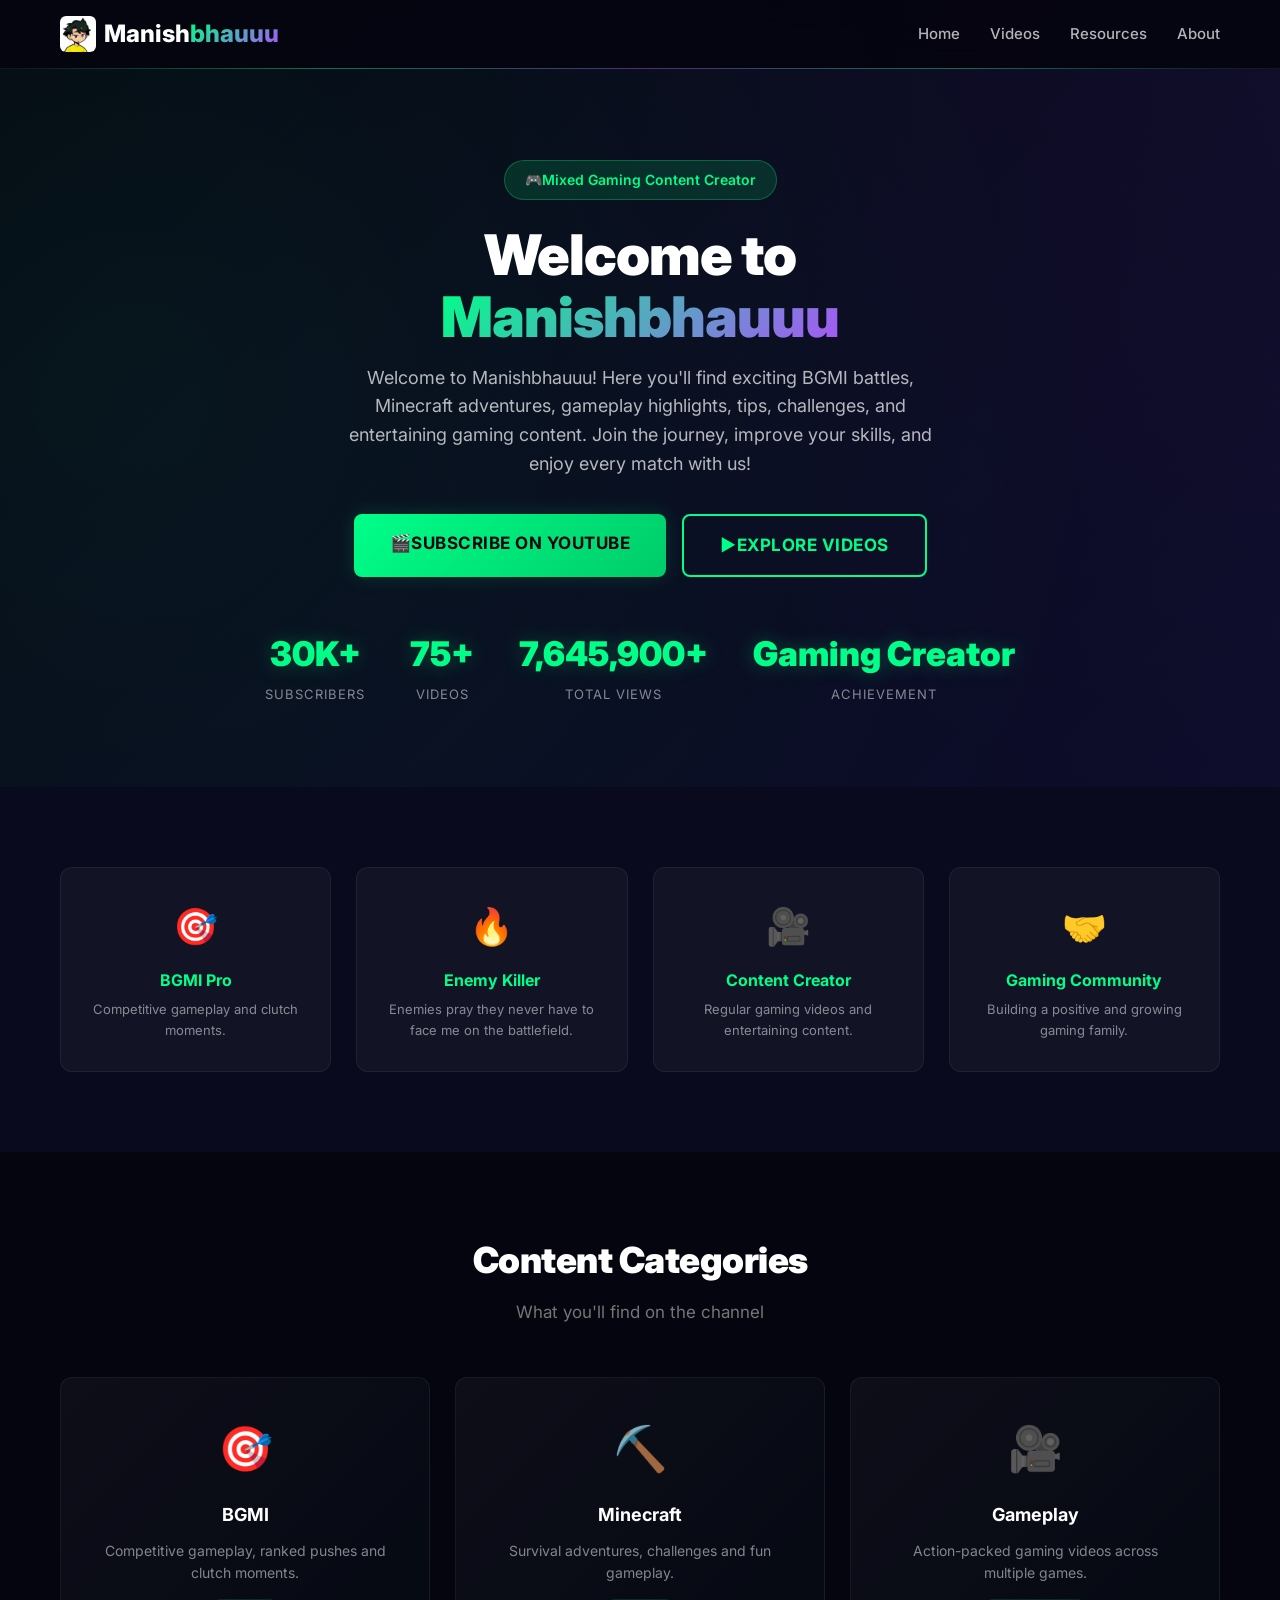
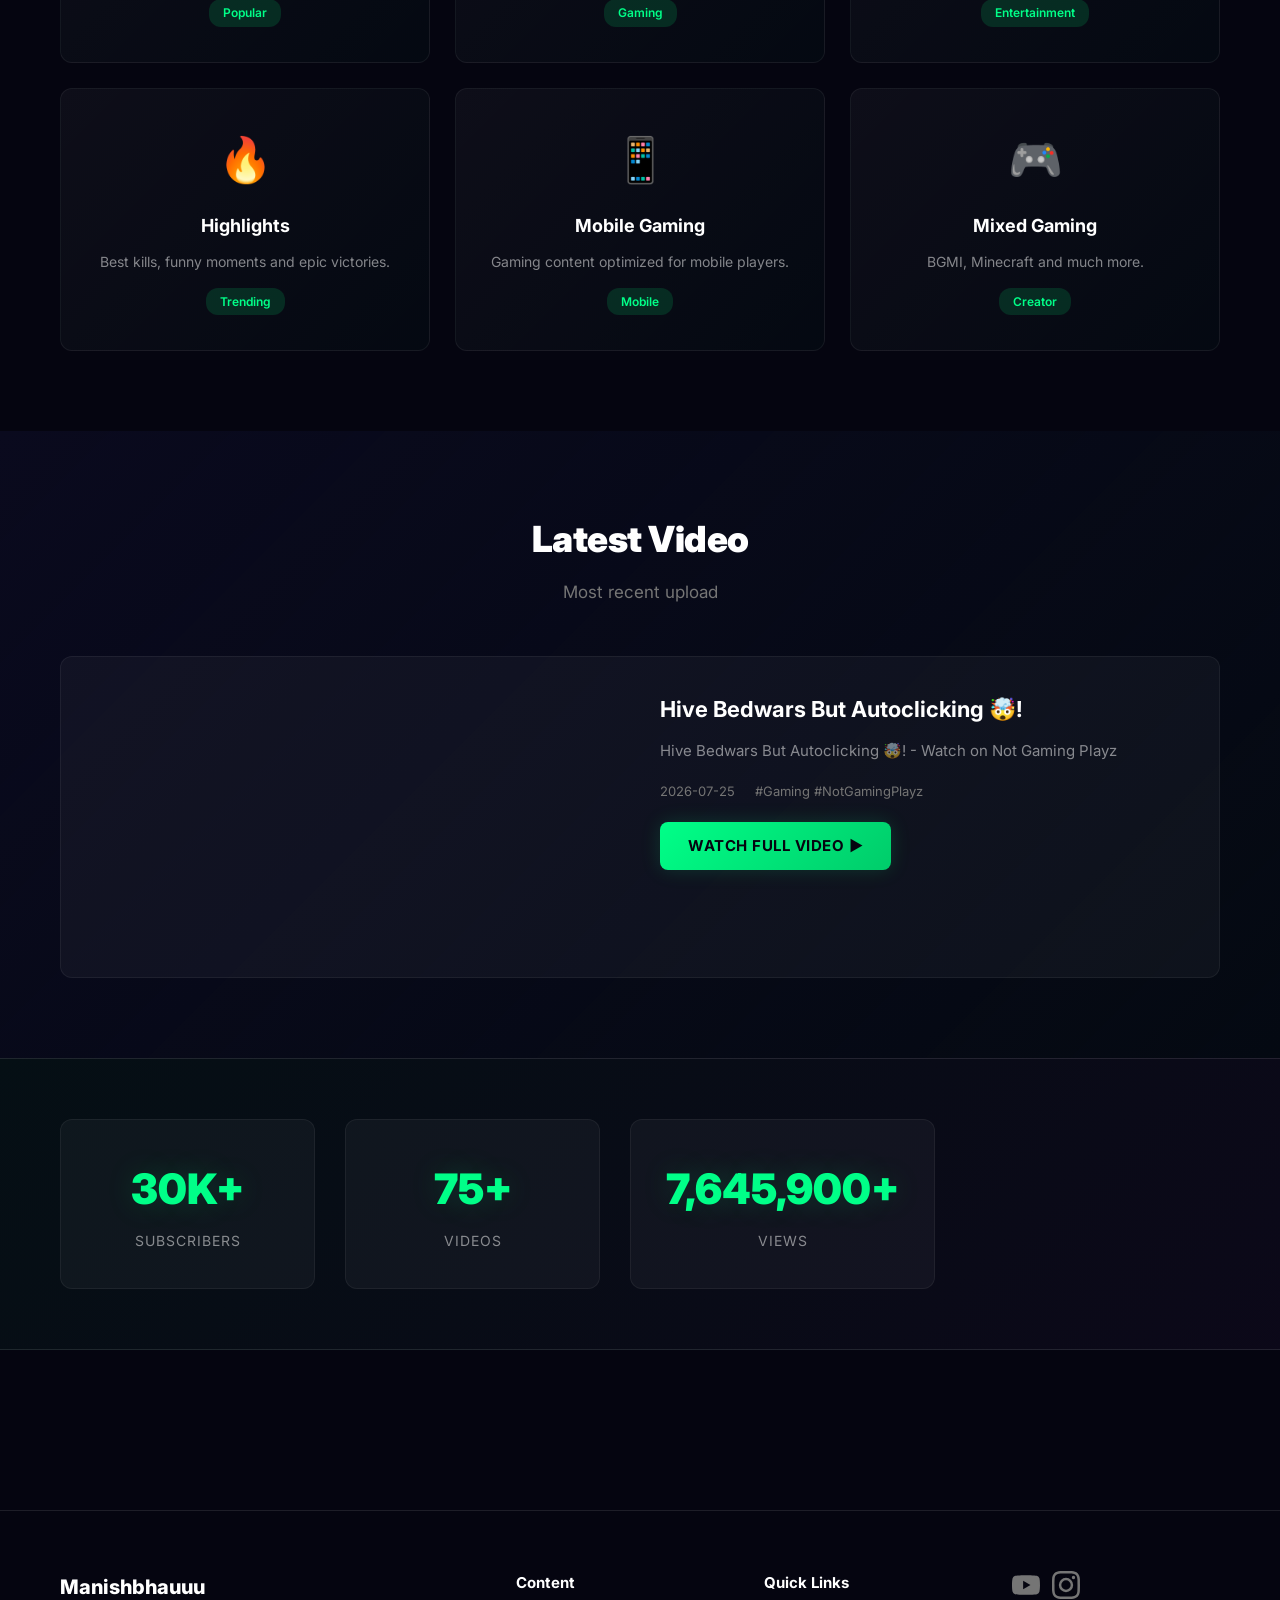
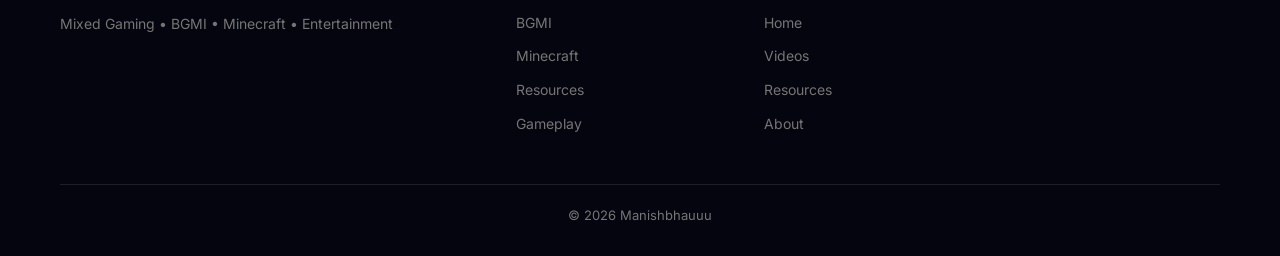
<file: index.html>
<!DOCTYPE html>
<html lang="en">
<head>
    <meta charset="UTF-8">
    <meta name="viewport" content="width=device-width, initial-scale=1.0">
    <title>ManishBhauu - Gaming</title>
    <meta name="description" content="Gaming website">
    <link rel="stylesheet" href="assets/css/base.css?v=2">
    <link rel="stylesheet" href="assets/css/nav.css?v=2">
    <link rel="stylesheet" href="assets/css/footer.css?v=2">
    <link rel="stylesheet" href="assets/css/pages.css?v=2">
</head>
<body>
    <div id="loader"><div class="loader-spinner"></div></div>

    <!-- HEADER - components/header.html se load hoga + settings.json se data -->
    <div id="header"></div>

    <!-- HERO SECTION -->
    <section class="hero reveal" id="home">
        <div class="container">
            <div class="hero-content" id="heroContent">
                <!-- settings.json se inject hoga -->
            </div>
            <div class="hero-stats" id="heroStats"></div>
        </div>
    </section>

    <!-- HIGHLIGHTS -->
    <section class="highlights-section reveal">
        <div class="container">
            <div class="highlights-grid" id="highlightsGrid"></div>
        </div>
    </section>

    <!-- CONTENT CATEGORIES -->
    <section class="categories-section reveal" id="content">
        <div class="container">
            <h2 class="section-title">Content Categories</h2>
            <p class="section-subtitle">What you'll find on the channel</p>
            <div class="categories-grid" id="categoriesGrid"></div>
        </div>
    </section>

    <!-- FEATURED VIDEO -->
    <section class="featured-section reveal">
        <div class="container">
            <h2 class="section-title">Latest Video</h2>
            <p class="section-subtitle">Most recent upload</p>
            <div id="featuredVideo"></div>
        </div>
    </section>

    <!-- BIG STATS -->
    <section class="stats-section">
        <div class="container">
            <div class="stats-grid" id="statsGrid"></div>
        </div>
    </section>

    <!-- CONTACT -->
    <section class="contact-section" id="contactSection"></section>

    <!-- FOOTER - components/footer.html se load hoga -->
    <div id="footer"></div>

    <script src="assets/data/s.js?v=2"></script>
    <script src="assets/data/v.js?v=2"></script>
    <script src="assets/data/r.js?v=2"></script>
    <script src="assets/js/loader.js?v=3"></script>
    <script src="assets/js/home.js?v=2"></script>
    <script src="assets/js/animations.js?v=1"></script>
</body>
</html>
</file>
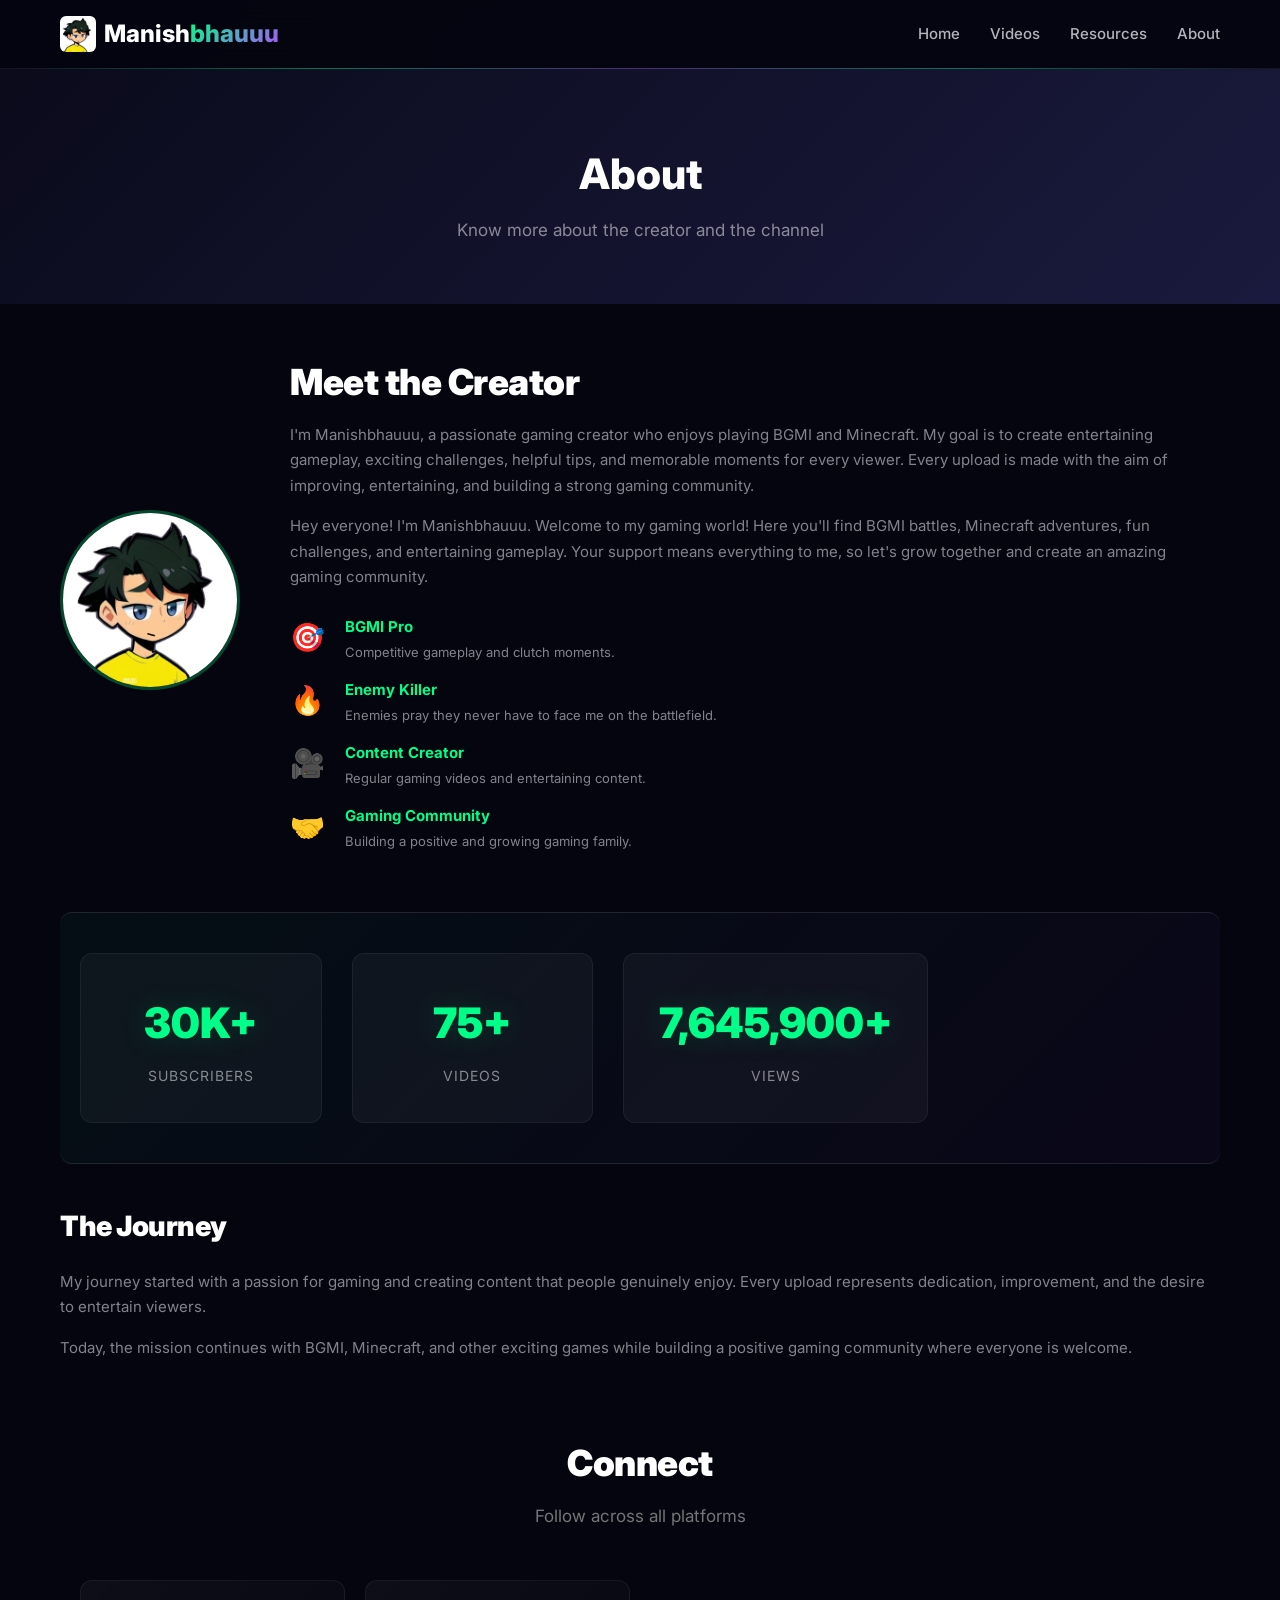
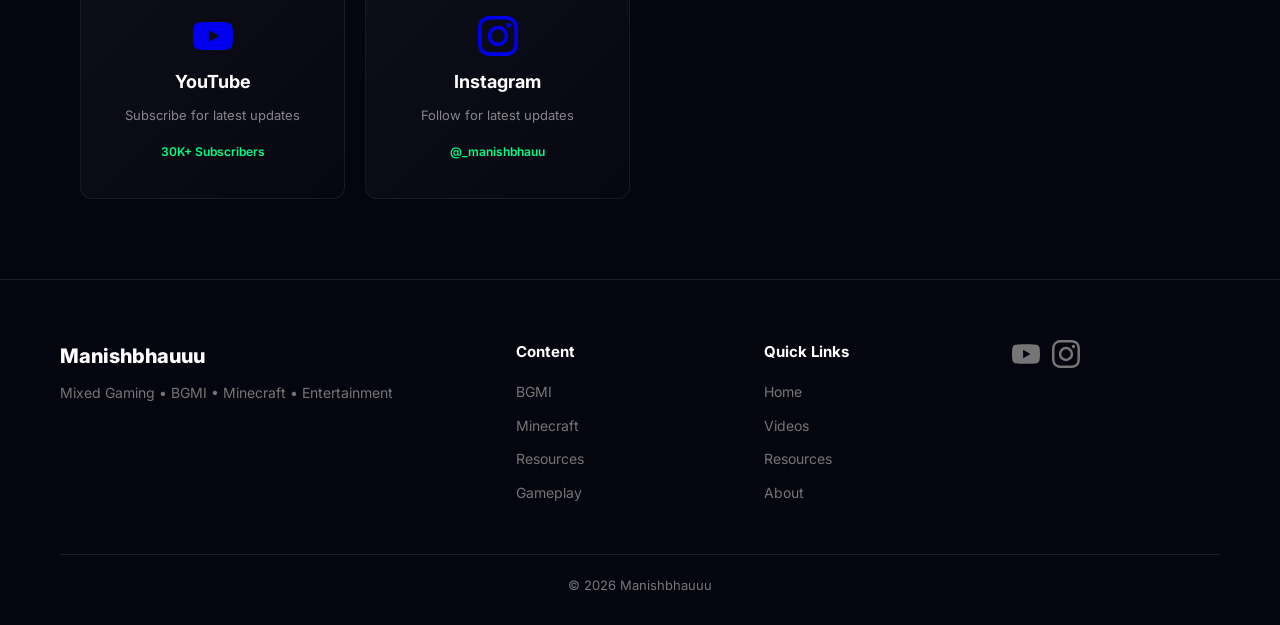
<file: about.html>
<!DOCTYPE html>
<html lang="en">
<head>
    <meta charset="UTF-8">
    <meta name="viewport" content="width=device-width, initial-scale=1.0">
    <title>About - ManishBhauu</title>
    <meta name="description" content="About ManishBhauu - Minecraft content creator.">
    <link rel="stylesheet" href="assets/css/base.css?v=2">
    <link rel="stylesheet" href="assets/css/nav.css?v=2">
    <link rel="stylesheet" href="assets/css/footer.css?v=2">
    <link rel="stylesheet" href="assets/css/pages.css?v=2">
</head>
<body>
    <div id="loader"><div class="loader-spinner"></div></div>

    <div id="header"></div>

    <section class="page-hero reveal">
        <div class="container">
            <h1>About</h1>
            <p>Know more about the creator and the channel</p>
        </div>
    </section>

    <section class="about-page reveal">
        <div class="container">
            <div class="about-intro" id="aboutIntro"></div>

            <div class="stats-section" style="padding:40px 0;margin-bottom:40px;border-radius:12px;">
                <div class="container">
                    <div class="stats-grid" id="statsGrid"></div>
                </div>
            </div>

            <div class="about-story" id="aboutStory"></div>

            <div class="connect-section" style="padding:60px 0 0;background:transparent;">
                <div class="container">
                    <h2 class="section-title">Connect</h2>
                    <p class="section-subtitle">Follow across all platforms</p>
                    <div class="connect-grid" id="socialCards"></div>
                </div>
            </div>
        </div>
    </section>

    <div id="footer"></div>

    <script src="assets/data/s.js?v=2"></script>
    <script src="assets/data/v.js?v=2"></script>
    <script src="assets/data/r.js?v=2"></script>
    <script src="assets/js/loader.js?v=3"></script>
    <script src="assets/js/about.js?v=2"></script>
    <script src="assets/js/animations.js?v=1"></script>
</body>
</html>
</file>
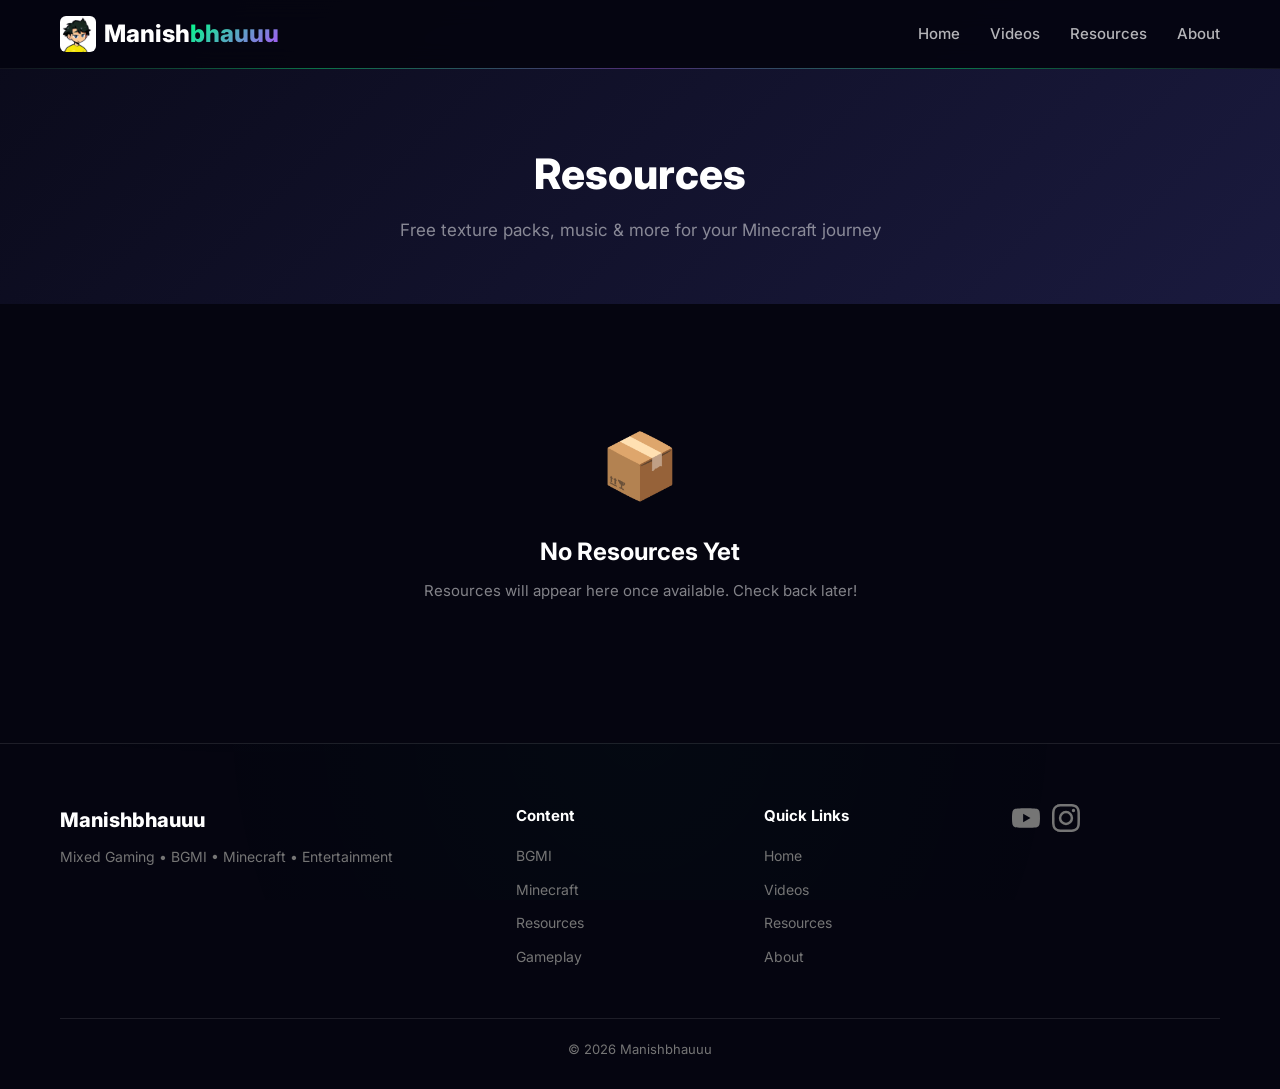
<file: resources.html>
<!DOCTYPE html>
<html lang="en">
<head>
    <meta charset="UTF-8">
    <meta name="viewport" content="width=device-width, initial-scale=1.0">
    <title>Resources - ManishBhauu</title>
    <meta name="description" content="Free Minecraft texture packs and music resources.">
    <link rel="stylesheet" href="assets/css/base.css?v=2">
    <link rel="stylesheet" href="assets/css/nav.css?v=2">
    <link rel="stylesheet" href="assets/css/footer.css?v=2">
    <link rel="stylesheet" href="assets/css/pages.css?v=2">
</head>
<body>
    <div id="loader"><div class="loader-spinner"></div></div>

    <div id="header"></div>

    <section class="page-hero reveal">
        <div class="container">
            <h1>Resources</h1>
            <p>Free texture packs, music & more for your Minecraft journey</p>
        </div>
    </section>

    <section class="resources-page reveal">
        <div class="container">
            <div class="resources-grid" id="resourcesGrid"></div>
        </div>
    </section>

    <div id="footer"></div>

    <script src="assets/data/s.js?v=2"></script>
    <script src="assets/data/v.js?v=2"></script>
    <script src="assets/data/r.js?v=2"></script>
    <script src="assets/js/loader.js?v=3"></script>
    <script src="assets/js/resources.js?v=2"></script>
    <script src="assets/js/animations.js?v=1"></script>
</body>
</html>
</file>
<file: assets/css/base.css>
@import url('https://fonts.googleapis.com/css2?family=Inter:wght@400;500;600;700;800;900&display=swap');

:root {
    --primary: #00ff88;
    --primary-dark: #00cc6a;
    --accent: #a855f7;
    --accent-glow: rgba(168,85,247,0.3);
    --bg-dark: #050510;
    --bg-card: rgba(255,255,255,0.04);
    --bg-section: #0a0a1e;
    --text-white: #ffffff;
    --text-muted: rgba(255,255,255,0.7);
    --text-dim: rgba(255,255,255,0.5);
    --text-gray: #757575;
    --border: rgba(255,255,255,0.06);
    --border-light: rgba(255,255,255,0.1);
    --shadow: 0 4px 20px rgba(0,0,0,0.1);
    --shadow-lg: 0 10px 40px rgba(0,0,0,0.15);
    --shadow-glow: 0 0 30px rgba(0,255,136,0.25);
    --radius: 12px;
    --radius-sm: 8px;
    --font: 'Inter', 'Segoe UI', system-ui, sans-serif;
}

* { margin: 0; padding: 0; box-sizing: border-box; }

html { scroll-behavior: smooth; }

body {
    font-family: var(--font);
    color: var(--text-white);
    line-height: 1.6;
    background: var(--bg-dark);
    position: relative;
    overflow-x: hidden;
}

body::before {
    content: '';
    position: fixed;
    top: 0; left: 0;
    width: 100%; height: 100%;
    background:
        radial-gradient(ellipse at 20% 50%, rgba(0,255,136,0.04) 0%, transparent 50%),
        radial-gradient(ellipse at 80% 20%, rgba(168,85,247,0.04) 0%, transparent 50%),
        radial-gradient(ellipse at 50% 80%, rgba(0,255,136,0.02) 0%, transparent 50%);
    pointer-events: none;
    z-index: 0;
}

.container {
    max-width: 1200px;
    margin: 0 auto;
    padding: 0 20px;
    position: relative;
    z-index: 1;
}

/* SCROLLBAR */
::-webkit-scrollbar { width: 8px; }
::-webkit-scrollbar-track { background: var(--bg-dark); }
::-webkit-scrollbar-thumb { background: var(--primary); border-radius: 4px; }
::-webkit-scrollbar-thumb:hover { background: var(--primary-dark); }

/* BUTTONS */
.btn {
    display: inline-block;
    padding: 12px 28px;
    border-radius: var(--radius-sm);
    text-decoration: none;
    font-weight: 700;
    font-size: 15px;
    transition: all 0.3s ease;
    cursor: pointer;
    border: none;
    font-family: inherit;
    text-align: center;
    text-transform: uppercase;
    letter-spacing: 0.5px;
}

.btn-primary {
    background: linear-gradient(135deg, var(--primary), #00cc6a);
    color: var(--bg-dark);
    box-shadow: 0 0 20px rgba(0,255,136,0.15);
}

.btn-primary:hover {
    transform: translateY(-3px);
    box-shadow: 0 0 40px rgba(0,255,136,0.35);
}

.btn-outline {
    background: transparent;
    color: var(--primary);
    border: 2px solid var(--primary);
}

.btn-outline:hover {
    background: var(--primary);
    color: var(--bg-dark);
    box-shadow: 0 0 30px rgba(0,255,136,0.2);
}

.btn-lg { padding: 16px 36px; font-size: 17px; }
.btn-sm { padding: 8px 18px; font-size: 12px; letter-spacing: 0.3px; }

/* SECTION TITLES */
.section-title {
    font-size: 36px;
    font-weight: 900;
    text-align: center;
    margin-bottom: 10px;
    color: var(--text-white);
    letter-spacing: -0.5px;
}

.section-subtitle {
    text-align: center;
    color: var(--text-gray);
    margin-bottom: 50px;
    font-size: 17px;
}

/* HIGHLIGHT TEXT */
.highlight {
    background: linear-gradient(135deg, var(--primary), var(--accent));
    -webkit-background-clip: text;
    -webkit-text-fill-color: transparent;
    background-clip: text;
}

/* TOAST */
.toast {
    position: fixed;
    bottom: 30px;
    right: 30px;
    background: var(--primary);
    color: var(--bg-dark);
    padding: 16px 24px;
    border-radius: var(--radius-sm);
    box-shadow: var(--shadow-lg);
    z-index: 3000;
    font-weight: 600;
    animation: slideIn 0.3s ease;
}

@keyframes slideIn {
    from { transform: translateX(100%); opacity: 0; }
    to { transform: translateX(0); opacity: 1; }
}

.page-top { padding-top: 100px; }

/* LOADER */
#loader {
    position: fixed;
    top:0;left:0;width:100%;height:100%;
    background:var(--bg-dark);
    display:flex;align-items:center;justify-content:center;
    z-index:99999;
    transition:opacity 0.4s ease;
}
.loader-spinner {
    width:50px;height:50px;
    border:3px solid var(--border-light);
    border-top:3px solid var(--primary);
    border-radius:50%;
    animation:spin 0.8s linear infinite;
}
@keyframes spin{0%{transform:rotate(0deg)}100%{transform:rotate(360deg)}}

/* SCROLL REVEAL */
.reveal{opacity:0;transform:translateY(30px);transition:all 0.6s cubic-bezier(0.25,0.46,0.45,0.94);}
.revealed{opacity:1;transform:translateY(0);}

/* BACK TO TOP */
#backToTop:hover{transform:translateY(-3px)scale(1.1);box-shadow:0 6px 25px rgba(0,255,136,0.4);}

/* DRAWER OVERLAY FIX */
.drawer-overlay.active{pointer-events:auto;opacity:1;}

/* NAV DRAWER STYLES */
@media(max-width:600px){
    .nav-links{position:fixed;top:0;right:-280px;width:260px;height:100%;background:rgba(5,5,16,0.98);flex-direction:column;padding:80px 30px 30px;transition:right 0.3s ease;z-index:999;border-left:1px solid var(--border-light);display:flex;}
    .nav-links.drawer-open{right:0;}
    .nav-links li{margin-bottom:20px;}
    .nav-links a{font-size:18px;}
    .navbar .mobile-menu-btn{z-index:1000;position:relative;}
}
</file>
<file: assets/css/nav.css>
/*
========================================
  NAVBAR / HEADER STYLES
  Yeh top ka menu bar hai jo har page par dikhega
========================================
*/

.navbar {
    position: fixed;
    top: 0;
    width: 100%;
    background: rgba(5,5,16,0.92);
    backdrop-filter: blur(12px);
    z-index: 1000;
    border-bottom: 1px solid var(--border);
}

.navbar::after {
    content: '';
    position: absolute;
    bottom: -1px; left: 0;
    width: 100%; height: 1px;
    background: linear-gradient(90deg, transparent, var(--primary), var(--accent), var(--primary), transparent);
    opacity: 0.4;
}

.navbar .container {
    display: flex;
    justify-content: space-between;
    align-items: center;
    padding: 15px 20px;
}

/* LOGO */
.nav-logo {
    display: flex;
    align-items: center;
    gap: 8px;
    font-size: 24px;
    font-weight: 800;
    color: var(--text-white);
}

.nav-logo img {
    height: 36px;
    width: auto;
    border-radius: 6px;
    object-fit: contain;
}

.nav-logo .logo-emoji {
    font-size: 28px;
}

.nav-logo .highlight {
    background: linear-gradient(135deg, var(--primary), var(--accent));
    -webkit-background-clip: text;
    -webkit-text-fill-color: transparent;
    background-clip: text;
}

/* NAVIGATION LINKS */
.nav-links {
    display: flex;
    list-style: none;
    gap: 30px;
    align-items: center;
}

.nav-links a {
    text-decoration: none;
    color: var(--text-muted);
    font-weight: 500;
    font-size: 15px;
    transition: color 0.3s ease;
}

.nav-links a:hover {
    color: var(--primary);
}

/* MOBILE MENU BUTTON */
.mobile-menu-btn {
    display: none;
    background: none;
    border: none;
    font-size: 28px;
    cursor: pointer;
    color: var(--text-white);
}

/* MOBILE - 600px se chhoti screen */
@media (max-width: 600px) {
    .mobile-menu-btn { display: block; }

    .nav-links {
        display: none;
        position: absolute;
        top: 100%;
        left: 0;
        width: 100%;
        background: var(--bg-dark);
        flex-direction: column;
        padding: 20px;
        border-bottom: 1px solid var(--border-light);
    }

    .nav-links.active { display: flex; }
}
</file>
<file: assets/css/footer.css>
/*
========================================
  FOOTER STYLES
  Yeh bottom ka section hai jo har page par dikhega
========================================
*/

.footer {
    background: var(--bg-dark);
    color: var(--text-muted);
    padding: 60px 0 30px;
    border-top: 1px solid var(--border-light);
}

.footer-content {
    display: grid;
    grid-template-columns: 2fr 1fr 1fr 1fr;
    gap: 40px;
    margin-bottom: 40px;
}

/* BRAND */
.footer-brand .logo-text {
    color: var(--text-white);
    font-weight: 800;
    font-size: 20px;
}

.footer-brand .highlight {
    background: linear-gradient(135deg, var(--primary), var(--accent));
    -webkit-background-clip: text;
    -webkit-text-fill-color: transparent;
    background-clip: text;
}

.footer-brand p {
    margin-top: 10px;
    font-size: 14px;
    color: var(--text-gray);
}

/* LINKS COLUMNS */
.footer-links h4 {
    color: var(--text-white);
    margin-bottom: 15px;
    font-size: 15px;
}

.footer-links ul {
    list-style: none;
}

.footer-links li {
    margin-bottom: 8px;
}

.footer-links a {
    color: var(--text-gray);
    text-decoration: none;
    font-size: 14px;
    transition: color 0.3s ease;
}

.footer-links a:hover {
    color: var(--primary);
}

/* SOCIAL ICONS */
.social-icons {
    display: flex;
    gap: 12px;
}

.social-icons a {
    color: var(--text-gray);
    text-decoration: none;
    font-size: 28px;
    display: inline-flex;
    align-items: center;
    justify-content: center;
    transition: color 0.3s ease;
}

.social-icons a:hover {
    color: var(--primary);
}

/* BOTTOM BAR */
.footer-bottom {
    border-top: 1px solid var(--border-light);
    padding-top: 20px;
    text-align: center;
    font-size: 13px;
    color: var(--text-gray);
}

/* RESPONSIVE */
@media (max-width: 968px) {
    .footer-content {
        grid-template-columns: 1fr 1fr;
    }
}

@media (max-width: 600px) {
    .footer-content {
        grid-template-columns: 1fr;
    }
}
</file>
<file: assets/css/pages.css>
/*
========================================
  PAGE STYLES - Home, Videos, Resources, About
  Har page ka design yahan hai
========================================
*/

/* VIDEO MODAL */
.video-modal{display:none;position:fixed;top:0;left:0;width:100%;height:100%;z-index:9999;align-items:center;justify-content:center;}
.video-modal.active{display:flex;}
.modal-overlay{position:absolute;top:0;left:0;width:100%;height:100%;background:rgba(0,0,0,0.85);}
.modal-content{position:relative;width:90%;max-width:900px;background:#000;border-radius:12px;overflow:hidden;z-index:1;}
.modal-close{position:absolute;top:12px;right:16px;background:none;border:none;color:#fff;font-size:32px;cursor:pointer;z-index:2;line-height:1;padding:4px 10px;border-radius:6px;transition:background .2s;}
.modal-close:hover{background:rgba(255,255,255,0.15);}
.modal-embed{position:relative;width:100%;padding-bottom:56.25%;}
.modal-embed iframe{position:absolute;top:0;left:0;width:100%;height:100%;}

.video-card{cursor:pointer;}
.video-card:hover .video-thumb img{transform:scale(1.05);}

/* EMPTY STATE — jab videos/resources khaali ho */
.empty-state {
    text-align: center;
    padding: 60px 20px;
    grid-column: 1 / -1;
}
.empty-state .empty-icon { font-size: 64px; margin-bottom: 16px; display: block; }
.empty-state h3 { font-size: 24px; color: var(--text-white); margin-bottom: 8px; }
.empty-state p { color: var(--text-dim); font-size: 15px; }

/* ============= HERO SECTION (Home Page) ============= */
.hero {
    padding: 160px 0 80px;
    background: linear-gradient(135deg, #050510, #0d0d2b);
    text-align: center;
    position: relative;
    overflow: hidden;
}

.hero::before {
    content: '';
    position: absolute;
    top: -50%; left: -50%;
    width: 200%; height: 200%;
    background:
        radial-gradient(circle at 30% 50%, rgba(0,255,136,0.06), transparent 50%),
        radial-gradient(circle at 80% 20%, rgba(168,85,247,0.05), transparent 40%);
    pointer-events: none;
    animation: heroGlow 8s ease-in-out infinite alternate;
}

@keyframes heroGlow {
    0% { transform: translate(0,0) rotate(0deg); }
    100% { transform: translate(-30px,-30px) rotate(5deg); }
}

.hero-badge {
    display: inline-block;
    background: rgba(0,230,118,0.15);
    color: var(--primary);
    padding: 8px 20px;
    border-radius: 20px;
    font-size: 14px;
    font-weight: 600;
    margin-bottom: 25px;
    border: 1px solid rgba(0,230,118,0.3);
}

.hero h1 {
    font-size: 56px;
    font-weight: 900;
    margin-bottom: 15px;
    line-height: 1.1;
    letter-spacing: -1px;
}

.hero p {
    font-size: 18px;
    color: var(--text-muted);
    margin-bottom: 35px;
    max-width: 600px;
    margin-left: auto;
    margin-right: auto;
}

.hero-buttons {
    display: flex;
    gap: 16px;
    justify-content: center;
    flex-wrap: wrap;
    margin-bottom: 50px;
}

.hero-stats {
    display: flex;
    justify-content: center;
    gap: 45px;
    flex-wrap: wrap;
}

.stat { text-align: center; }

.stat-number {
    display: block;
    font-size: 34px;
    font-weight: 900;
    color: var(--primary);
    text-shadow: 0 0 20px rgba(0,230,118,0.3);
}

.stat-label {
    font-size: 13px;
    color: var(--text-dim);
    text-transform: uppercase;
    letter-spacing: 1px;
}

/* ============= HIGHLIGHTS SECTION (Home) ============= */
.highlights-section {
    padding: 80px 0;
    background: var(--bg-section);
}

.highlights-grid {
    display: grid;
    grid-template-columns: repeat(4, 1fr);
    gap: 25px;
}

.highlight-card {
    background: var(--bg-card);
    border: 1px solid var(--border);
    padding: 30px 20px;
    border-radius: var(--radius);
    text-align: center;
    transition: all 0.3s ease;
    position: relative;
    overflow: hidden;
}

.highlight-card::after {
    content: '';
    position: absolute;
    bottom: 0; left: 0;
    width: 100%; height: 2px;
    background: linear-gradient(90deg, transparent, var(--primary), transparent);
    opacity: 0;
    transition: opacity 0.3s ease;
}

.highlight-card:hover {
    transform: translateY(-5px) scale(1.02);
    border-color: var(--primary);
    box-shadow: 0 0 30px rgba(0,255,136,0.1);
}

.highlight-card:hover::after { opacity: 1; }

.highlight-card .icon { font-size: 36px; margin-bottom: 12px; }
.highlight-card h3 { font-size: 16px; color: var(--primary); margin-bottom: 6px; }
.highlight-card p { font-size: 13px; color: var(--text-dim); }

/* ============= CONTENT CATEGORIES (Home) ============= */
.categories-section {
    padding: 80px 0;
    background: var(--bg-dark);
}

.categories-grid {
    display: grid;
    grid-template-columns: repeat(3, 1fr);
    gap: 25px;
}

.category-card {
    background: linear-gradient(135deg, var(--bg-card), rgba(0,255,136,0.02));
    border: 1px solid var(--border);
    padding: 35px;
    border-radius: var(--radius);
    text-align: center;
    transition: all 0.3s ease;
    position: relative;
    overflow: hidden;
}

.category-card::before {
    content: '';
    position: absolute;
    top: -50%; left: -50%;
    width: 200%; height: 200%;
    background: radial-gradient(circle at 50% 50%, rgba(168,85,247,0.03), transparent 50%);
    opacity: 0;
    transition: opacity 0.3s ease;
}

.category-card:hover {
    transform: translateY(-6px) scale(1.02);
    border-color: var(--accent);
    box-shadow: 0 0 40px rgba(168,85,247,0.15);
}

.category-card:hover::before { opacity: 1; }

.category-card .icon { font-size: 44px; margin-bottom: 18px; }
.category-card h3 { font-size: 18px; color: var(--text-white); margin-bottom: 10px; }
.category-card p { font-size: 14px; color: var(--text-dim); margin-bottom: 15px; line-height: 1.6; }

.category-tag {
    display: inline-block;
    background: rgba(0,230,118,0.15);
    color: var(--primary);
    padding: 4px 14px;
    border-radius: 12px;
    font-size: 12px;
    font-weight: 600;
}

/* ============= FEATURED VIDEO (Home) ============= */
.featured-section {
    padding: 80px 0;
    background: linear-gradient(135deg, var(--bg-section), rgba(0,255,136,0.02));
}

.featured-card {
    display: grid;
    grid-template-columns: 1fr 1fr;
    gap: 40px;
    background: var(--bg-card);
    border-radius: var(--radius);
    overflow: hidden;
    border: 1px solid var(--border);
}

.featured-embed iframe {
    width: 100%;
    height: 100%;
    min-height: 320px;
    display: block;
}

.featured-info { padding: 35px 35px 35px 0; }
.featured-info h3 { font-size: 22px; color: var(--text-white); margin-bottom: 12px; }
.featured-info p { font-size: 15px; color: var(--text-dim); margin-bottom: 18px; line-height: 1.6; }

.featured-meta {
    display: flex;
    gap: 20px;
    margin-bottom: 20px;
    flex-wrap: wrap;
}

.featured-meta span { font-size: 13px; color: var(--text-gray); }

/* ============= CONNECT / SOCIAL SECTION (Home) ============= */
.connect-section {
    padding: 80px 0;
    background: var(--bg-section);
}

.connect-grid {
    display: grid;
    grid-template-columns: repeat(4, 1fr);
    gap: 20px;
}

.connect-card {
    background: linear-gradient(135deg, var(--bg-card), rgba(255,255,255,0.01));
    padding: 35px 25px;
    border-radius: var(--radius);
    text-align: center;
    text-decoration: none;
    border: 1px solid var(--border);
    transition: all 0.3s ease;
    display: block;
}

.connect-card:hover { transform: translateY(-6px) scale(1.03); }

.connect-card.youtube:hover { border-color: #ff0000; box-shadow: 0 0 40px rgba(255,0,0,0.15); }
.connect-card.instagram:hover { border-color: #e1306c; box-shadow: 0 0 40px rgba(225,48,108,0.15); }
.connect-card.discord:hover { border-color: #5865f2; box-shadow: 0 0 40px rgba(88,101,242,0.15); }
.connect-card.default:hover { border-color: var(--primary); box-shadow: 0 0 40px rgba(0,255,136,0.12); }

.connect-card .connect-icon { font-size: 40px; margin-bottom: 12px; display: inline-flex; align-items: center; justify-content: center; }
.connect-card h3 { font-size: 18px; color: var(--text-white); margin-bottom: 8px; }
.connect-card p { font-size: 13px; color: var(--text-dim); margin-bottom: 12px; }
.connect-card .connect-stat { display: inline-block; font-size: 12px; color: var(--primary); font-weight: 600; }

/* ============= BIG STATS SECTION ============= */
.stats-section {
    padding: 60px 0;
    background: linear-gradient(135deg, rgba(0,255,136,0.04), rgba(168,85,247,0.04));
    border-top: 1px solid var(--border-light);
    border-bottom: 1px solid var(--border-light);
}

.stats-grid {
    display: grid;
    grid-template-columns: repeat(4, 1fr);
    gap: 30px;
}

.stats-card { text-align: center; padding: 35px; background: var(--bg-card); border: 1px solid var(--border); border-radius: var(--radius); transition: all 0.3s ease; }

.stats-card:hover { transform: translateY(-4px); border-color: var(--primary); box-shadow: 0 0 30px rgba(0,255,136,0.08); }

.stats-card .stats-number {
    font-size: 42px;
    font-weight: 900;
    color: var(--primary);
    text-shadow: 0 0 30px rgba(0,230,118,0.2);
    margin-bottom: 8px;
}

.stats-card .stats-label {
    font-size: 14px;
    color: var(--text-dim);
    text-transform: uppercase;
    letter-spacing: 1px;
}

/* ============= CONTACT SECTION ============= */
.contact-section {
    padding: 80px 0;
    background: var(--bg-dark);
}

.contact-flex {
    display: flex;
    gap: 30px;
    justify-content: center;
    flex-wrap: wrap;
}

.contact-card {
    background: var(--bg-card);
    padding: 40px;
    border-radius: var(--radius);
    text-align: center;
    flex: 1;
    max-width: 400px;
    border: 1px solid var(--border);
}

.contact-card .contact-icon { font-size: 44px; margin-bottom: 15px; }
.contact-card h3 { font-size: 18px; color: var(--text-white); margin-bottom: 8px; }
.contact-card p { font-size: 16px; color: var(--primary); font-weight: 600; margin-bottom: 5px; }
.contact-card .contact-note { font-size: 12px !important; color: var(--text-gray) !important; font-weight: 400 !important; }

/* ============= VIDEOS PAGE ============= */
.page-hero {
    padding: 140px 0 60px;
    background: linear-gradient(135deg, #0a0a1a, #1a1a3e);
    text-align: center;
}

.page-hero h1 { font-size: 42px; font-weight: 800; margin-bottom: 10px; }
.page-hero p { font-size: 17px; color: var(--text-dim); max-width: 500px; margin: 0 auto; }

.videos-page {
    padding: 50px 0 80px;
    background: var(--bg-dark);
}

.video-filters {
    display: flex;
    gap: 10px;
    justify-content: center;
    margin-bottom: 40px;
    flex-wrap: wrap;
}

.filter-btn {
    padding: 10px 24px;
    border: 1px solid var(--border);
    background: var(--bg-card);
    color: var(--text-muted);
    border-radius: 8px;
    cursor: pointer;
    font-weight: 600;
    transition: all 0.3s ease;
    font-size: 14px;
    font-family: inherit;
    text-transform: uppercase;
    letter-spacing: 0.5px;
}

.filter-btn.active {
    background: linear-gradient(135deg, var(--primary), #00cc6a);
    color: var(--bg-dark);
    border-color: var(--primary);
    box-shadow: 0 0 20px rgba(0,255,136,0.2);
}

.filter-btn:hover:not(.active) {
    border-color: var(--primary);
    color: var(--primary);
}

.videos-grid {
    display: grid;
    grid-template-columns: repeat(3, 1fr);
    gap: 25px;
}

.video-card {
    background: var(--bg-card);
    border-radius: var(--radius);
    overflow: hidden;
    border: 1px solid var(--border);
    transition: all 0.35s ease;
    text-decoration: none;
    display: block;
}

.video-card:hover {
    transform: translateY(-6px) scale(1.02);
    border-color: var(--primary);
    box-shadow: 0 0 40px rgba(0,255,136,0.12);
}

.video-thumb {
    position: relative;
    padding-top: 56.25%;
    overflow: hidden;
    background: var(--bg-section);
}

.video-thumb img {
    position: absolute;
    top: 0; left: 0;
    width: 100%; height: 100%;
    object-fit: cover;
}

.video-thumb-placeholder {
    position: absolute;
    top: 0; left: 0;
    width: 100%; height: 100%;
    display: flex;
    align-items: center;
    justify-content: center;
    font-size: 48px;
}

.video-duration {
    position: absolute;
    bottom: 10px; right: 10px;
    background: rgba(0,0,0,0.8);
    color: var(--text-white);
    padding: 3px 8px;
    border-radius: 4px;
    font-size: 12px;
    font-weight: 600;
}

.video-info { padding: 16px; }
.video-info h4 { font-size: 15px; color: var(--text-white); margin-bottom: 6px; }
.video-info .video-meta { font-size: 12px; color: var(--text-gray); }
.video-info .video-tags { display: flex; gap: 5px; flex-wrap: wrap; margin-top: 8px; }
.video-info .video-tag {
    display: inline-block;
    background: rgba(0,255,136,0.08);
    color: var(--primary);
    padding: 3px 10px;
    border-radius: 6px;
    font-size: 11px;
    font-weight: 500;
    border: 1px solid rgba(0,255,136,0.1);
}

/* ============= RESOURCES PAGE ============= */
.resources-page {
    padding: 50px 0 80px;
    background: var(--bg-dark);
}

.resources-grid {
    display: grid;
    grid-template-columns: repeat(2, 1fr);
    gap: 30px;
}

.resource-card {
    background: linear-gradient(135deg, var(--bg-card), rgba(168,85,247,0.02));
    border-radius: var(--radius);
    overflow: hidden;
    border: 1px solid var(--border);
    transition: all 0.35s ease;
}

.resource-card:hover {
    transform: translateY(-6px) scale(1.02);
    border-color: var(--accent);
    box-shadow: 0 0 40px rgba(168,85,247,0.12);
}

.resource-thumb {
    width: 100%;
    height: 200px;
    overflow: hidden;
}

.resource-thumb img {
    width: 100%;
    height: 100%;
    object-fit: cover;
}

.resource-body { padding: 25px; }
.resource-body .type-badge {
    display: inline-block;
    background: rgba(168,85,247,0.12);
    color: var(--accent);
    padding: 4px 14px;
    border-radius: 6px;
    font-size: 12px;
    font-weight: 700;
    margin-bottom: 10px;
    border: 1px solid rgba(168,85,247,0.15);
    text-transform: uppercase;
    letter-spacing: 0.5px;
}

.resource-body h3 { font-size: 18px; color: var(--text-white); margin-bottom: 8px; }
.resource-body p { font-size: 14px; color: var(--text-dim); margin-bottom: 12px; line-height: 1.6; }

.resource-meta {
    display: flex;
    gap: 15px;
    margin-bottom: 15px;
    flex-wrap: wrap;
}

.resource-meta span {
    font-size: 12px;
    color: var(--text-gray);
}

.resource-features {
    display: flex;
    flex-wrap: wrap;
    gap: 6px;
    margin-bottom: 18px;
}

.resource-features .feature {
    background: rgba(0,230,118,0.1);
    color: var(--primary);
    padding: 4px 10px;
    border-radius: 8px;
    font-size: 12px;
}

.resource-actions {
    display: flex;
    gap: 10px;
    flex-wrap: wrap;
}

/* ============= ABOUT PAGE ============= */
.about-page {
    padding: 50px 0 80px;
    background: var(--bg-dark);
}

.about-intro {
    display: grid;
    grid-template-columns: auto 1fr;
    gap: 50px;
    align-items: center;
    margin-bottom: 60px;
}

.about-avatar {
    text-align: center;
}

.about-avatar .avatar-img {
    font-size: 100px;
    padding: 30px;
    background: var(--bg-card);
    border-radius: 50%;
    border: 3px solid rgba(0,230,118,0.3);
}

.about-avatar img {
    width: 180px;
    height: 180px;
    border-radius: 50%;
    object-fit: cover;
    border: 3px solid rgba(0,230,118,0.3);
}

.about-desc .section-title { text-align: left; }
.about-desc p { color: var(--text-dim); margin-bottom: 15px; font-size: 15px; line-height: 1.7; }

/* ============= ABOUT HIGHLIGHTS LIST ============= */
.highlights-list {
    display: flex;
    flex-direction: column;
    gap: 15px;
    margin-top: 25px;
    max-width: 500px;
}

.highlight-item {
    display: flex;
    gap: 15px;
    align-items: flex-start;
}

.highlight-item .hi-icon { font-size: 28px; min-width: 40px; }
.highlight-item h4 { font-size: 15px; color: var(--primary); margin-bottom: 2px; }
.highlight-item p { font-size: 13px !important; color: var(--text-dim) !important; margin: 0 !important; }

/* ============= ABOUT FULL STORY ============= */
.about-story {
    margin-top: 40px;
}

.about-story h2 { font-size: 28px; margin-bottom: 20px; text-align: left; }
.about-story p { color: var(--text-dim); margin-bottom: 15px; font-size: 15px; line-height: 1.7; }

/* ============= RESPONSIVE ============= */
@media (max-width: 968px) {
    .highlights-grid { grid-template-columns: repeat(2, 1fr); }
    .categories-grid { grid-template-columns: repeat(2, 1fr); }
    .featured-card { grid-template-columns: 1fr; }
    .featured-info { padding: 0 35px 35px; }
    .videos-grid { grid-template-columns: repeat(2, 1fr); }
    .connect-grid { grid-template-columns: repeat(2, 1fr); }
    .stats-grid { grid-template-columns: repeat(2, 1fr); }
    .resources-grid { grid-template-columns: 1fr; }
    .about-intro { grid-template-columns: 1fr; text-align: center; }
    .about-desc .section-title { text-align: center; }
    .highlights-list { margin: 25px auto 0; text-align: left; }
    .about-story h2 { text-align: center; }
}

@media (max-width: 600px) {
    .hero h1 { font-size: 36px; }
    .highlights-grid { grid-template-columns: 1fr; }
    .categories-grid { grid-template-columns: 1fr; }
    .videos-grid { grid-template-columns: 1fr; }
    .connect-grid { grid-template-columns: 1fr; }
    .stats-grid { grid-template-columns: 1fr; }
    .hero-stats { gap: 25px; }
    .section-title { font-size: 28px; }
    .stat-number { font-size: 28px; }
    .featured-embed iframe { min-height: 220px; }
}
</file>
